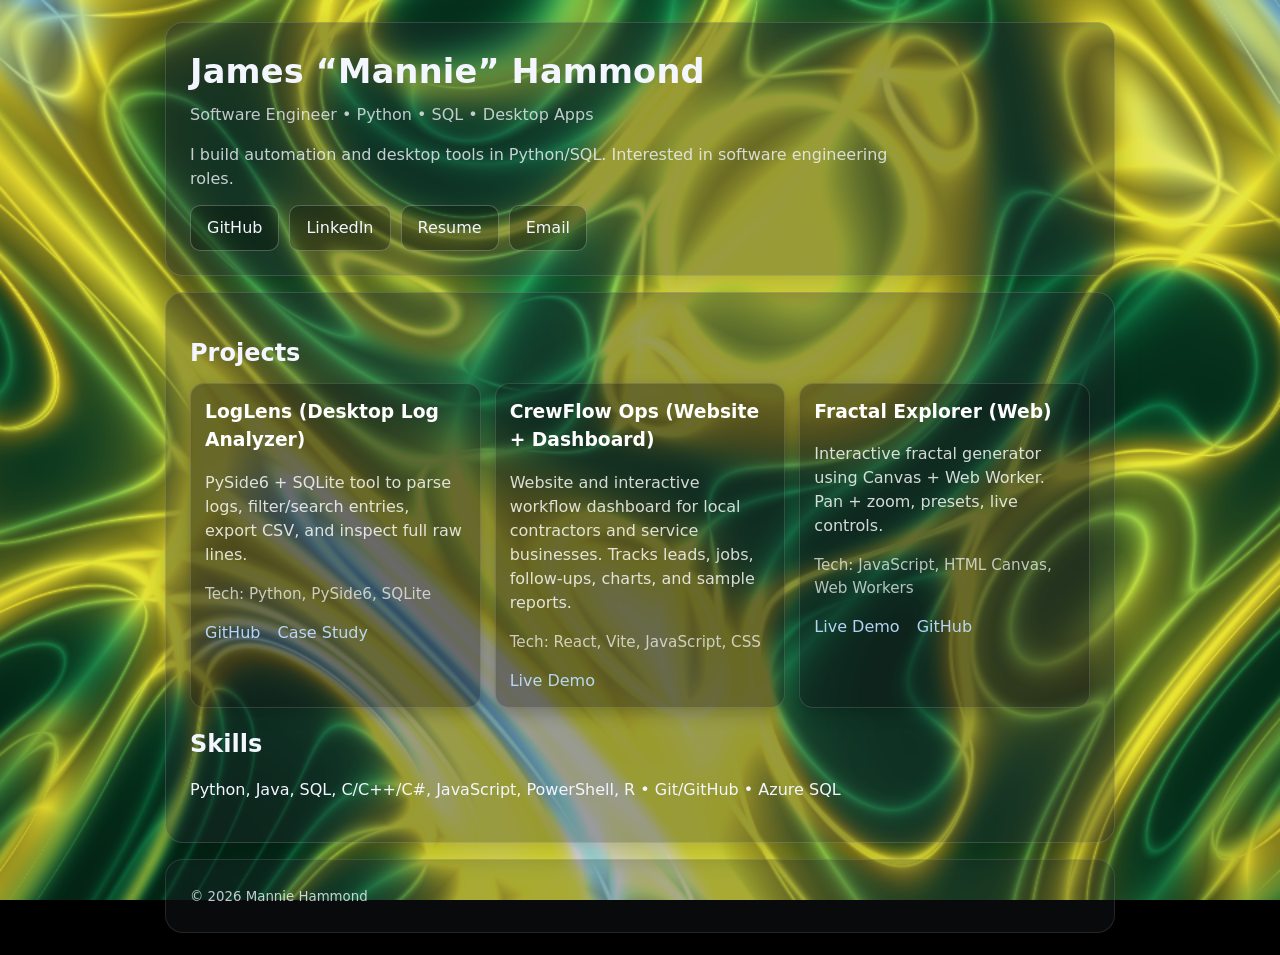
<file: index.html>
<!doctype html>
<html lang="en">
<head>
  <meta charset="UTF-8" />
  <meta name="viewport" content="width=device-width, initial-scale=1.0" />
  <title>Mannie Hammond | Software Engineer</title>
  <link rel="stylesheet" href="style.css?v=5" />
</head>
<body>
  <canvas id="fractal-bg" aria-hidden="true"></canvas>
  <div id="bg-overlay" aria-hidden="true"></div>

  <header class="container">
    <h1>James “Mannie” Hammond</h1>
    <p class="subtitle">Software Engineer • Python • SQL • Desktop Apps</p>
    <p class="about">
      I build automation and desktop tools in Python/SQL. Interested in software engineering roles.
    </p>

    <div class="links">
      <a class="btn" href="https://github.com/SirMannie13" target="_blank" rel="noopener noreferrer">GitHub</a>
      <a class="btn" href="https://www.linkedin.com/in/james-hammond-00774b24a/" target="_blank" rel="noopener noreferrer">LinkedIn</a>
      <a class="btn" href="MannieResumeProjects.pdf" target="_blank" rel="noopener noreferrer">Resume</a>
      <a class="btn" href="mailto:j.manniehammond@hotmail.com">Email</a>
    </div>
  </header>

  <main class="container">
    <section>
      <h2>Projects</h2>
      <div class="grid">

        
        
        <article class="card">
          <h3>LogLens (Desktop Log Analyzer)</h3>
          <p>PySide6 + SQLite tool to parse logs, filter/search entries, export CSV, and inspect full raw lines.</p>
          <p class="tech">Tech: Python, PySide6, SQLite</p>
          <div class="card-links">
            <a href="https://github.com/SirMannie13/loglens" target="_blank" rel="noopener noreferrer">GitHub</a>
            <a href="loglens.html">Case Study</a>
          </div>
        </article>

        
        <article class="card">
          <h3>CrewFlow Ops (Website + Dashboard)</h3>
          <p>Website and interactive workflow dashboard for local contractors and service businesses. Tracks leads, jobs, follow-ups, charts, and sample reports.</p>
          <p class="tech">Tech: React, Vite, JavaScript, CSS</p>
          <div class="card-links">
            <a href="https://crewflowops.com/" target="_blank" rel="noopener noreferrer">Live Demo</a>
          </div>
        </article>

        
        <article class="card">
          <h3>Fractal Explorer (Web)</h3>
          <p>Interactive fractal generator using Canvas + Web Worker. Pan + zoom, presets, live controls.</p>
          <p class="tech">Tech: JavaScript, HTML Canvas, Web Workers</p>
          <div class="card-links">
            <a href="/FractalExplorer/" target="_blank" rel="noopener noreferrer">Live Demo</a>
            <a href="https://github.com/SirMannie13/FractalExplorer" target="_blank" rel="noopener noreferrer">GitHub</a>
          </div>
        </article>

      </div>
    </section>

    <section>
      <h2>Skills</h2>
      <p>Python, Java, SQL, C/C++/C#, JavaScript, PowerShell, R • Git/GitHub • Azure SQL</p>
    </section>
  </main>

  <footer class="container footer">
    <small>© <span id="year"></span> Mannie Hammond</small>
  </footer>

  <script>
    document.getElementById("year").textContent = new Date().getFullYear();
  </script>

  <!-- Background script -->
  <script src="bg.js?v=1"></script>
</body>
</html>
</file>
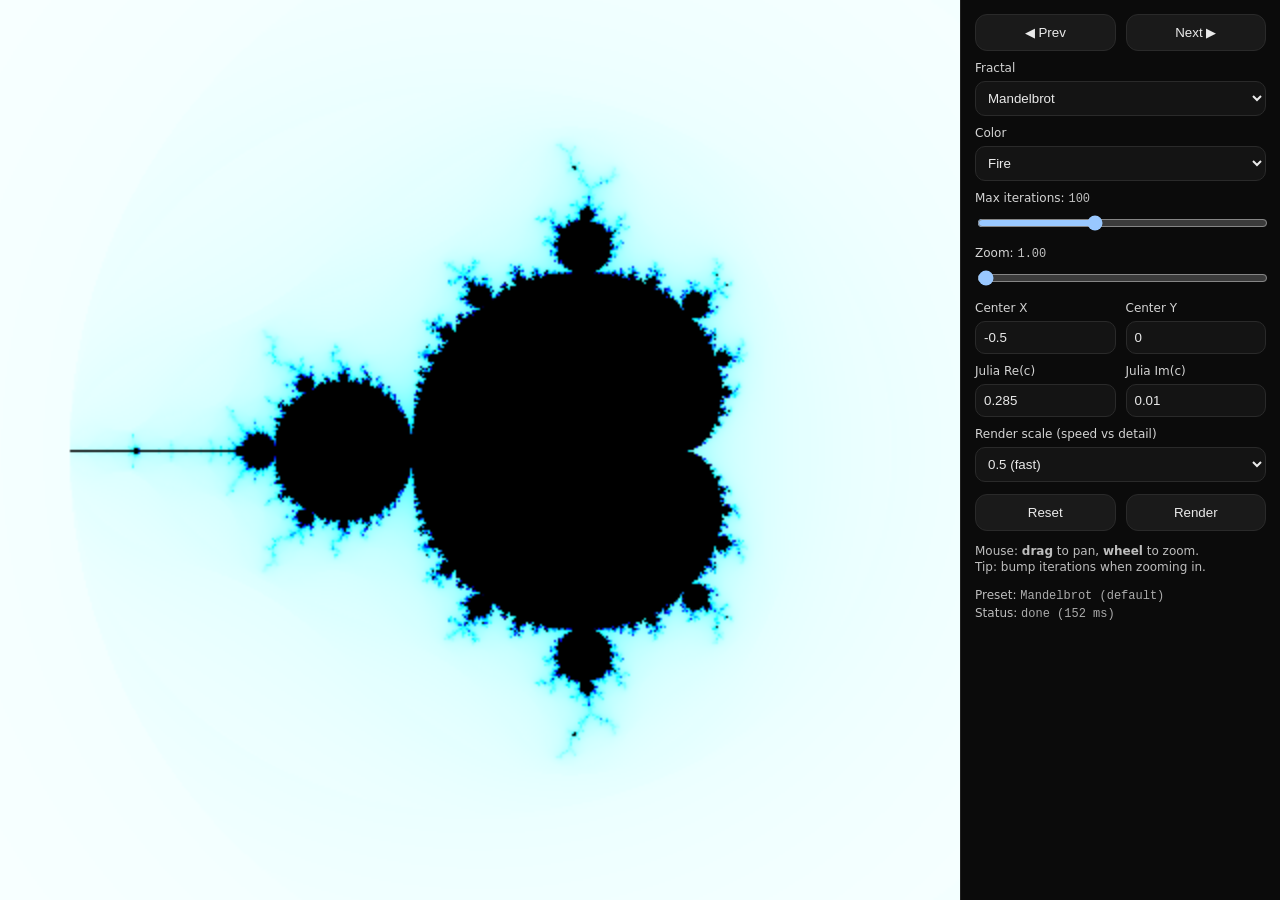
<file: FractalExplorer/index.html>
<!doctype html>
<html lang="en">
<head>
  <meta charset="utf-8" />
  <meta name="viewport" content="width=device-width,initial-scale=1" />
  <title>Fractal Cycler</title>
  <style>
    :root { color-scheme: dark; }
    body { margin: 0; font-family: system-ui, -apple-system, Segoe UI, Roboto, sans-serif; background:#0b0b0b; color:#eaeaea; }
    .app { display: grid; grid-template-columns: 1fr 320px; height: 100vh; }
    canvas { width: 100%; height: 100%; display:block; background:#111; }
    .panel { border-left: 1px solid #222; padding: 14px; overflow:auto; }
    .row { display:flex; gap:10px; align-items:center; }
    label { font-size: 12px; opacity: .9; display:block; margin: 10px 0 6px; }
    select, input, button { width: 100%; box-sizing: border-box; }
    select, input { padding: 8px; border-radius: 10px; border: 1px solid #2a2a2a; background:#141414; color:#eaeaea; }
    input[type="range"] { padding: 0; }
    button { padding: 10px; border-radius: 12px; border: 1px solid #2a2a2a; background:#1a1a1a; color:#eaeaea; cursor:pointer; }
    button:hover { background:#222; }
    .small { font-size: 12px; opacity: .8; line-height: 1.35; }
    .two { display:grid; grid-template-columns: 1fr 1fr; gap:10px; }
    .mono { font-family: ui-monospace, SFMono-Regular, Menlo, Monaco, Consolas, "Liberation Mono", monospace; font-size: 12px; opacity:.9; }
  </style>
</head>
<body>
  <div class="app">
    <canvas id="cv"></canvas>

    <div class="panel">
      <div class="row two">
        <button id="prev">◀ Prev</button>
        <button id="next">Next ▶</button>
      </div>

      <label>Fractal</label>
      <select id="kind">
        <option>Mandelbrot</option>
        <option>Julia</option>
        <option>Burning Ship</option>
        <option>Tricorn</option>
      </select>

      <label>Color</label>
      <select id="scheme">
        <option>Fire</option>
        <option>Gray</option>
      </select>

      <label>Max iterations: <span id="itersVal" class="mono"></span></label>
      <input id="iters" type="range" min="1" max="250" step="1" value="150" />

      <label>Zoom: <span id="zoomVal" class="mono"></span></label>
      <input id="zoom" type="range" min="0.2" max="2000" step="0.2" value="1" />

      <div class="two">
        <div>
          <label>Center X</label>
          <input id="cx" type="number" step="0.000001" value="-0.5" />
        </div>
        <div>
          <label>Center Y</label>
          <input id="cy" type="number" step="0.000001" value="0" />
        </div>
      </div>

      <div class="two">
        <div>
          <label>Julia Re(c)</label>
          <input id="jre" type="number" step="0.000001" value="0.285" />
        </div>
        <div>
          <label>Julia Im(c)</label>
          <input id="jim" type="number" step="0.000001" value="0.01" />
        </div>
      </div>

      <label>Render scale (speed vs detail)</label>
      <select id="scale">
        <option value="1">1.0 (best)</option>
        <option value="0.75">0.75</option>
        <option value="0.5" selected>0.5 (fast)</option>
        <option value="0.35">0.35 (faster)</option>
      </select>

      <div class="row two" style="margin-top:12px;">
        <button id="reset">Reset</button>
        <button id="rerender">Render</button>
      </div>

      <p class="small" style="margin-top:12px;">
        Mouse: <b>drag</b> to pan, <b>wheel</b> to zoom.<br/>
        Tip: bump iterations when zooming in.
      </p>

      <div class="small">
        <div>Preset: <span id="presetName" class="mono"></span></div>
        <div>Status: <span id="status" class="mono"></span></div>
      </div>
    </div>
  </div>

  <script>
    const canvas = document.getElementById("cv");
    const ctx = canvas.getContext("2d", { alpha: false });

    const back = document.createElement("canvas");
    const backCtx = back.getContext("2d", { alpha: false });

    function clamp(v, lo, hi) { return Math.max(lo, Math.min(hi, v)); }
    
    let displayW = 0;
    let displayH = 0;
    
    // Smoother scaling when rendering at low scale (optional)
    ctx.imageSmoothingEnabled = true;
    backCtx.imageSmoothingEnabled = true;

    const el = (id) => document.getElementById(id);
    const kind = el("kind");
    const scheme = el("scheme");
    const iters = el("iters");
    const itersVal = el("itersVal");
    const zoom = el("zoom");
    const zoomVal = el("zoomVal");
    const cx = el("cx");
    const cy = el("cy");
    const jre = el("jre");
    const jim = el("jim");
    const scaleSel = el("scale");
    const status = el("status");
    const presetName = el("presetName");

    const presets = [
      { name:"Mandelbrot (default)", kind:"Mandelbrot", cx:-0.5, cy:0.0, zoom:1.0, iters:250 },
      { name:"Mandelbrot (seahorse)", kind:"Mandelbrot", cx:-0.7453, cy:0.1127, zoom:150.0, iters:500 },
      { name:"Mandelbrot (elephant)", kind:"Mandelbrot", cx:0.285, cy:0.01, zoom:120.0, iters:500 },
      { name:"Burning Ship", kind:"Burning Ship", cx:-1.75, cy:-0.03, zoom:60.0, iters:450 },
      { name:"Tricorn", kind:"Tricorn", cx:-0.05, cy:0.65, zoom:3.0, iters:300 },
      { name:"Julia (0.285 + 0.01i)", kind:"Julia", cx:0.0, cy:0.0, zoom:1.2, iters:350, jre:0.285, jim:0.01 },
      { name:"Julia (-0.8 + 0.156i)", kind:"Julia", cx:0.0, cy:0.0, zoom:1.2, iters:350, jre:-0.8, jim:0.156 },
    ];
    let presetIndex = 0;

    // Web Worker
    const worker = new Worker("./worker.js", { type: "module" });

    // Render token so old frames get ignored
    let token = 0;

    // Debounce (keeps it feeling instant while sliding)
    let debounceTimer = null;
    function requestRenderDebounced(ms = 35) {
      clearTimeout(debounceTimer);
      debounceTimer = setTimeout(render, ms);
    }

    function setStatus(s) { status.textContent = s; }

    function resizeCanvas() {
      const dpr = Math.max(1, Math.min(2, window.devicePixelRatio || 1));
      canvas._dpr = dpr;
        
      const rect = canvas.getBoundingClientRect();
      displayW = Math.max(2, Math.floor(rect.width * dpr));
      displayH = Math.max(2, Math.floor(rect.height * dpr));
        
      // Only resize the visible canvas here (not every render)
      canvas.width = displayW;
      canvas.height = displayH;
        
      requestRenderDebounced(0);
    }
    window.addEventListener("resize", resizeCanvas);

    function getState() {
      return {
        kind: kind.value,
        scheme: scheme.value,
        iters: Number(iters.value),
        zoom: Number(zoom.value),
        cx: Number(cx.value),
        cy: Number(cy.value),
        jre: Number(jre.value),
        jim: Number(jim.value),
        scale: Number(scaleSel.value),
      };
    }

    function render() {
      const s = getState();
      itersVal.textContent = s.iters;
      zoomVal.textContent = s.zoom.toFixed(2);

      // Worker render resolution (can be smaller for speed)
      const w = Math.max(2, Math.floor(displayW * s.scale));
      const h = Math.max(2, Math.floor(displayH * s.scale));

      token++;
      const myToken = token;
      setStatus("rendering…"); // don't clear the screen anymore

      worker.postMessage({
        token: myToken,
        w, h,
        kind: s.kind,
        scheme: s.scheme,
        iters: s.iters,
        zoom: s.zoom,
        cx: s.cx,
        cy: s.cy,
        jre: s.jre,
        jim: s.jim,
      });
    }

    worker.onmessage = (ev) => {
      const { token: t, w, h, buffer, ms } = ev.data;
      if (t !== token) return; // ignore old render

      // Ensure back buffer matches worker output
      if (back.width !== w || back.height !== h) {
        back.width = w;
        back.height = h;
      }

      const img = new ImageData(new Uint8ClampedArray(buffer), w, h);
      backCtx.putImageData(img, 0, 0);

      // Draw to visible canvas (full size), scaling up if needed
      ctx.clearRect(0, 0, displayW, displayH);
      ctx.drawImage(back, 0, 0, displayW, displayH);

      setStatus(`done (${ms.toFixed(0)} ms)`);
    };

    // UI wiring
    [kind, scheme, scaleSel].forEach(x => x.addEventListener("change", () => requestRenderDebounced()));
    [iters, zoom].forEach(x => x.addEventListener("input", () => requestRenderDebounced()));
    [cx, cy, jre, jim].forEach(x => x.addEventListener("input", () => requestRenderDebounced()));

    el("rerender").addEventListener("click", render);
    el("reset").addEventListener("click", () => {
      kind.value = "Mandelbrot";
      scheme.value = "Fire";
      iters.value = "100";
      zoom.value = "1";
      cx.value = "-0.5";
      cy.value = "0";
      jre.value = "0.285";
      jim.value = "0.01";
      presetIndex = 0;
      presetName.textContent = presets[presetIndex].name;
      requestRenderDebounced(0);
    });

    function applyPreset(p) {
      presetName.textContent = p.name;
      kind.value = p.kind;
        
      iters.value = String(clamp(Number(p.iters ?? 50), 1, 100)); // <- clamps preset iters
        
      zoom.value = String(p.zoom ?? 1);
      cx.value = String(p.cx ?? -0.5);
      cy.value = String(p.cy ?? 0);
      if (p.jre != null) jre.value = String(p.jre);
      if (p.jim != null) jim.value = String(p.jim);
        
      requestRenderDebounced(0);
    }

    el("prev").addEventListener("click", () => {
      presetIndex = (presetIndex - 1 + presets.length) % presets.length;
      applyPreset(presets[presetIndex]);
    });
    el("next").addEventListener("click", () => {
      presetIndex = (presetIndex + 1) % presets.length;
      applyPreset(presets[presetIndex]);
    });

    // Mouse interactions: drag pan, wheel zoom (zoom around mouse)
    let dragging = false;
    let dragStart = null;

    function screenToComplex(mx, my) {
      // mx,my in CSS pixels relative to canvas rect
      const s = getState();
      const rect = canvas.getBoundingClientRect();
      const aspect = rect.width / rect.height;
      const spanX = 3.5 / s.zoom;
      const spanY = spanX / aspect;
      const x = s.cx + ((mx / rect.width) - 0.5) * spanX;
      const y = s.cy + ((my / rect.height) - 0.5) * spanY;
      return { x, y, spanX, spanY };
    }

    canvas.addEventListener("pointerdown", (e) => {
      canvas.setPointerCapture(e.pointerId);
      dragging = true;
      const rect = canvas.getBoundingClientRect();
      const mx = e.clientX - rect.left;
      const my = e.clientY - rect.top;
      const s = getState();
      dragStart = { mx, my, cx: s.cx, cy: s.cy, zoom: s.zoom };
    });

    canvas.addEventListener("pointermove", (e) => {
      if (!dragging || !dragStart) return;
      const rect = canvas.getBoundingClientRect();
      const mx = e.clientX - rect.left;
      const my = e.clientY - rect.top;

      const aspect = rect.width / rect.height;
      const spanX = 3.5 / dragStart.zoom;
      const spanY = spanX / aspect;

      const dx = (mx - dragStart.mx) / rect.width * spanX;
      const dy = (my - dragStart.my) / rect.height * spanY;

      cx.value = String(dragStart.cx - dx);
      cy.value = String(dragStart.cy - dy);
      requestRenderDebounced();
    });

    canvas.addEventListener("pointerup", () => { dragging = false; dragStart = null; });
    canvas.addEventListener("pointercancel", () => { dragging = false; dragStart = null; });

    canvas.addEventListener("wheel", (e) => {
      e.preventDefault();
      const rect = canvas.getBoundingClientRect();
      const mx = e.clientX - rect.left;
      const my = e.clientY - rect.top;

      const before = screenToComplex(mx, my);
      const factor = e.deltaY < 0 ? 1.12 : 1 / 1.12;

      // update zoom
      const newZoom = Math.min(2000, Math.max(0.2, Number(zoom.value) * factor));
      zoom.value = String(newZoom);

      // keep the point under the mouse fixed (zoom around cursor)
      const after = screenToComplex(mx, my);
      const newCx = Number(cx.value) + (before.x - after.x);
      const newCy = Number(cy.value) + (before.y - after.y);
      cx.value = String(newCx);
      cy.value = String(newCy);

      requestRenderDebounced(0);
    }, { passive: false });

    // start
    resizeCanvas();
    applyPreset(presets[presetIndex]);
  </script>
</body>
</html>
</file>
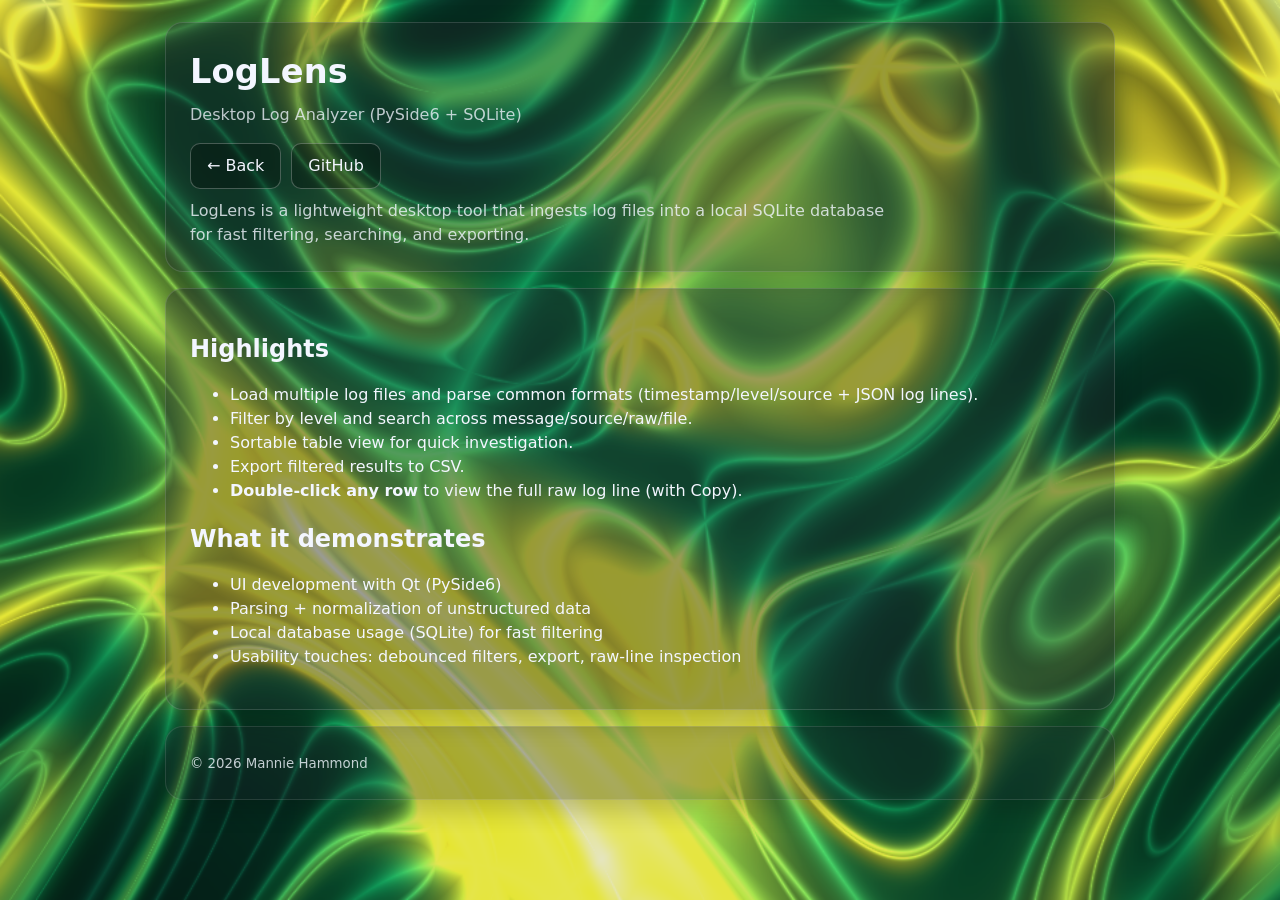
<file: loglens.html>
<!doctype html>
<html lang="en">
<head>
  <meta charset="UTF-8" />
  <meta name="viewport" content="width=device-width, initial-scale=1.0" />
  <title>LogLens — Case Study</title>
  <link rel="stylesheet" href="style.css?v=5" />
</head>
<body>
  <canvas id="fractal-bg" aria-hidden="true"></canvas>
  <div id="bg-overlay" aria-hidden="true"></div>

  <header class="container">
    <h1>LogLens</h1>
    <p class="subtitle">Desktop Log Analyzer (PySide6 + SQLite)</p>

    <div class="links">
      <a class="btn" href="index.html">← Back</a>
      <a class="btn" href="https://github.com/SirMannie13/loglens" target="_blank" rel="noopener noreferrer">GitHub</a>
    </div>

    <p class="about">
      LogLens is a lightweight desktop tool that ingests log files into a local SQLite database for fast filtering,
      searching, and exporting.
    </p>
  </header>

  <main class="container">
    <section>
      <h2>Highlights</h2>
      <ul>
        <li>Load multiple log files and parse common formats (timestamp/level/source + JSON log lines).</li>
        <li>Filter by level and search across message/source/raw/file.</li>
        <li>Sortable table view for quick investigation.</li>
        <li>Export filtered results to CSV.</li>
        <li><strong>Double-click any row</strong> to view the full raw log line (with Copy).</li>
      </ul>
    </section>

    <section>
      <h2>What it demonstrates</h2>
      <ul>
        <li>UI development with Qt (PySide6)</li>
        <li>Parsing + normalization of unstructured data</li>
        <li>Local database usage (SQLite) for fast filtering</li>
        <li>Usability touches: debounced filters, export, raw-line inspection</li>
      </ul>
    </section>
  </main>

  <footer class="container footer">
    <small>© <span id="year"></span> Mannie Hammond</small>
  </footer>

  <script>
    document.getElementById("year").textContent = new Date().getFullYear();
  </script>

  <script src="bg.js?v=1"></script>
</body>
</html>
</file>
<file: style.css>
:root { --max: 950px; }
* { box-sizing: border-box; }

html, body { background: #000; }

#fractal-bg{
  position: fixed;
  inset: 0;
  width: 100vw;
  height: 100vh;
  z-index: 0;
  pointer-events: none;
}

#bg-overlay{
  position: fixed;
  inset: 0;
  z-index: 1;
  background: rgba(0,0,0,0.10);
  pointer-events: none;
}

header, main, footer{
  position: relative;
  z-index: 2;
}

body{
  margin: 0;
  font-family: system-ui, -apple-system, Segoe UI, Roboto, Arial, sans-serif;
  line-height: 1.5;
  color: #f3f6ff;
}

.container{
  max-width: var(--max);
  margin: 0 auto;
  padding: 24px;
}

header.container,
main.container,
footer.container{
  background: rgba(30, 34, 40, 0.38);
  border: 1px solid rgba(255,255,255,0.14);
  border-radius: 18px;
  box-shadow: 0 10px 26px rgba(0,0,0,0.25);
}

header.container{ margin-top: 22px; }
main.container{ margin-top: 16px; }
footer.container{ margin-top: 16px; margin-bottom: 22px; }

h1{
  margin: 0;
  font-size: 2.1rem;
  letter-spacing: 0.2px;
}

.subtitle{
  margin-top: 6px;
  opacity: 0.9;
  color: rgba(243,246,255,0.85);
}

.about{
  margin: 10px 0 0;
  max-width: 70ch;
  color: rgba(243,246,255,0.80);
}

h2{
  margin-top: 18px;
  margin-bottom: 12px;
}

.links{
  display: flex;
  flex-wrap: wrap;
  gap: 10px;
  margin-top: 14px;
}

.btn{
  display: inline-block;
  padding: 10px 16px;
  border: 1px solid rgba(255,255,255,0.25);
  border-radius: 10px;
  text-decoration: none;
  color: inherit;
  background: rgba(0,0,0,0.28);
  transition: transform 120ms ease, background 120ms ease;
}

.btn:hover{
  transform: translateY(-1px);
  background: rgba(0,0,0,0.38);
}

.grid{
  display: grid;
  grid-template-columns: repeat(auto-fit, minmax(240px, 1fr));
  gap: 14px;
}

.card{
  background: rgba(12, 14, 18, 0.35);
  border: 1px solid rgba(255,255,255,0.14);
  border-radius: 14px;
  padding: 14px;
  box-shadow: 0 6px 16px rgba(0,0,0,0.22);
  color: rgba(255,255,255,0.92);
  transition: transform 140ms ease, box-shadow 140ms ease, border-color 140ms ease;
}

.card p{ color: rgba(255,255,255,0.82); }

.card h3{
  margin-top: 0;
  margin-bottom: 8px;
  color: #fff;
}

.tech{
  opacity: 0.85;
  font-size: 0.95rem;
  color: rgba(255,255,255,0.72);
}

.card-links a{
  margin-right: 12px;
  text-decoration: none;
  color: rgba(190, 220, 255, 0.95);
}

.card-links a:hover{ text-decoration: underline; }

.card:hover{
  transform: translateY(-4px);
  box-shadow: 0 14px 30px rgba(0,0,0,0.35);
  border-color: rgba(255,255,255,0.22);
}

.footer{ opacity: 0.8; }

@media (max-width: 420px){
  h1{ font-size: 1.7rem; }
  .container{ padding: 18px; }
}

@media (prefers-reduced-motion: reduce){
  .btn, .card{ transition: none; }
  .btn:hover, .card:hover{ transform: none; }
}
</file>
